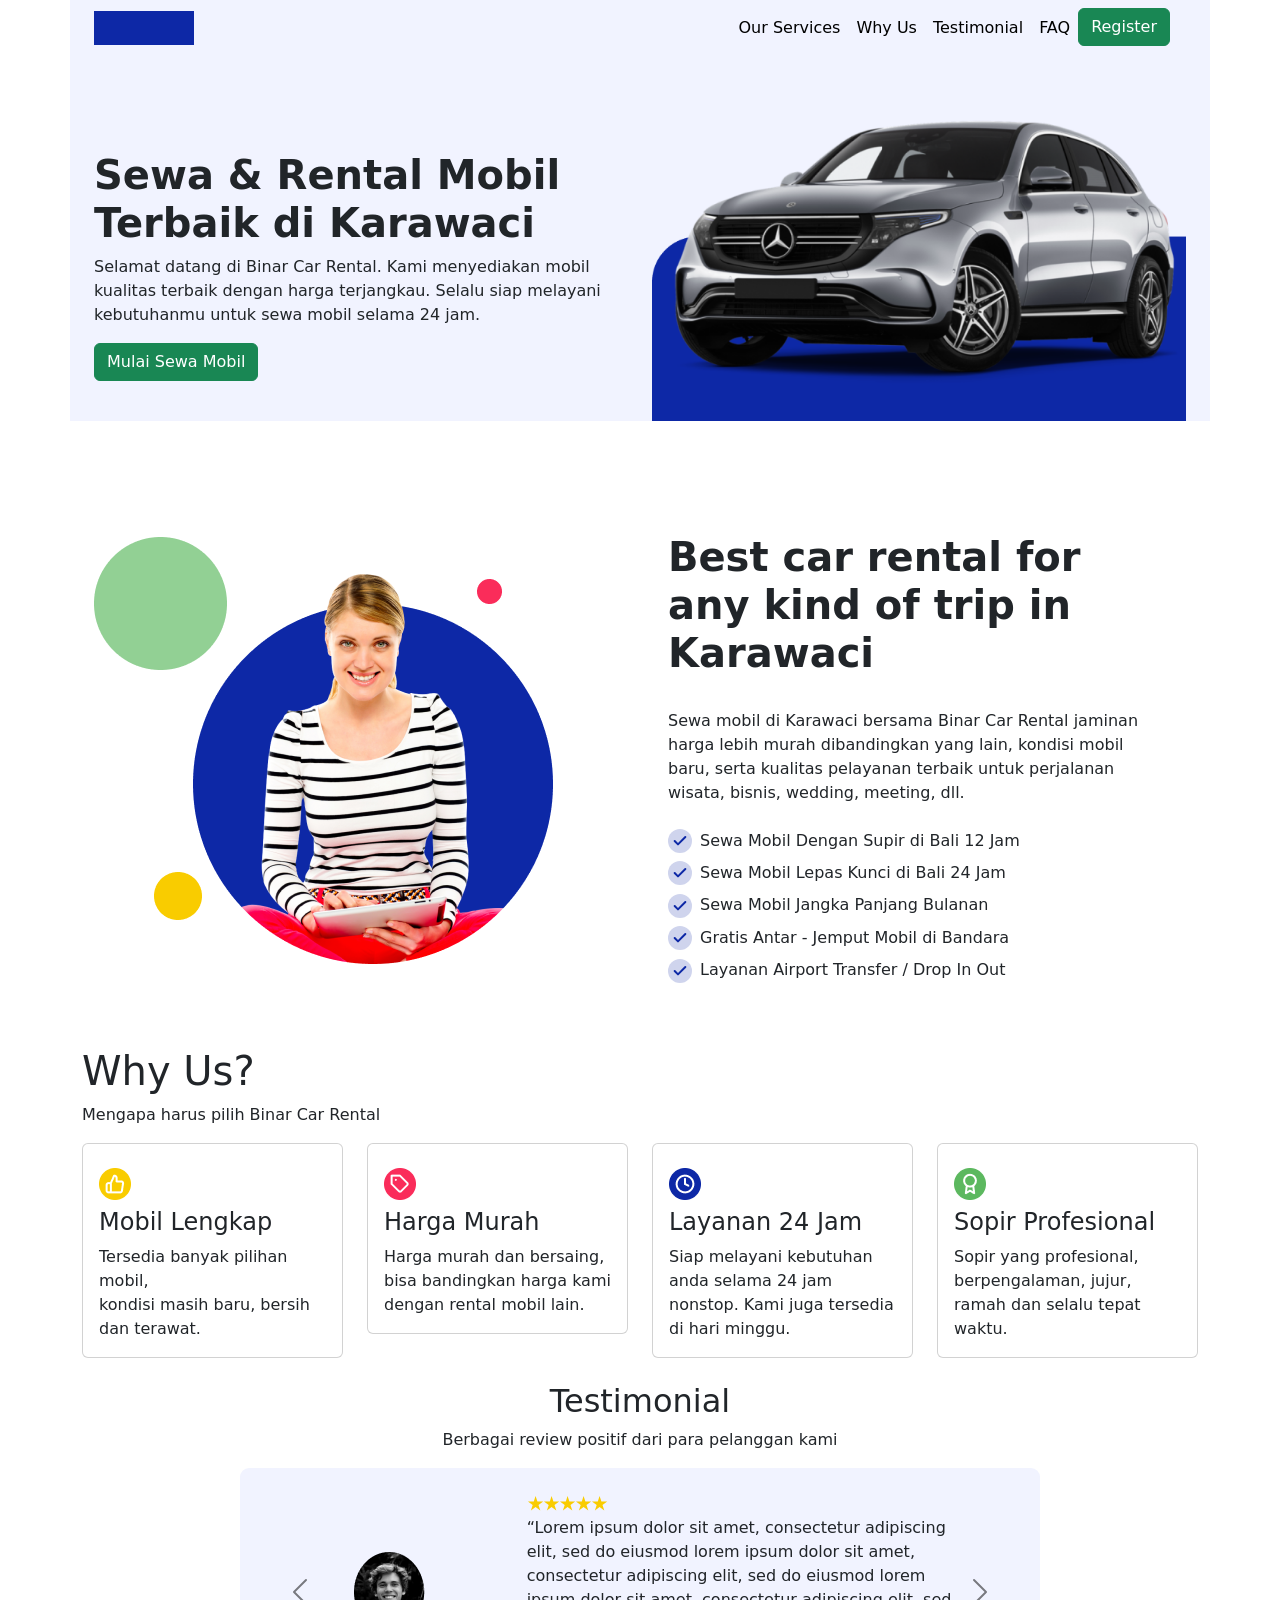
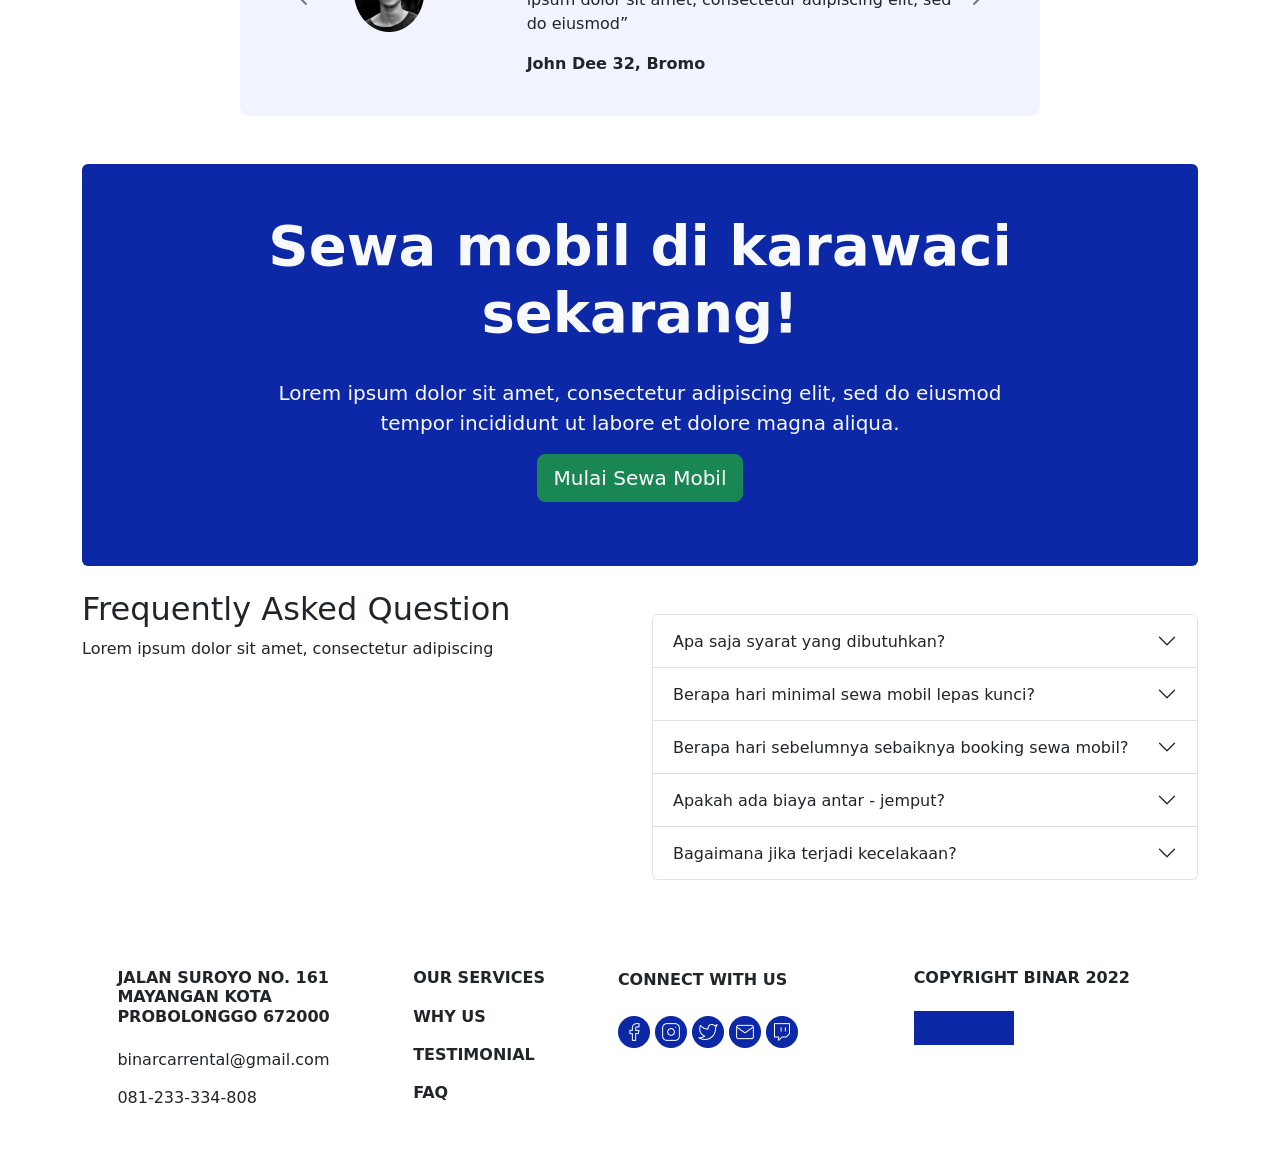
<file: public/index.html>
<!DOCTYPE html>
<html lang="en">

<head>
  <meta charset="UTF-8">
  <meta name="viewport" content="width=device-width, initial-scale=1.0">
  <title>Rental Mobil</title>
  <link rel="stylesheet" href="css/style.css">
  <link href="https://cdn.jsdelivr.net/npm/bootstrap@5.3.3/dist/css/bootstrap.min.css" rel="stylesheet"
    integrity="sha384-QWTKZyjpPEjISv5WaRU9OFeRpok6YctnYmDr5pNlyT2bRjXh0JMhjY6hW+ALEwIH" crossorigin="anonymous">
</head>

<body>
  <!--NavBar-->
  <section class="main">
    <div class="container" style="background-color: #f1f3ff;">
      <nav class="navbar navbar-expand-lg">
        <div class="container">
          <img src="images/Rectangle 74.png" alt="">
          <button class="navbar-toggler" type="button" data-bs-toggle="offcanvas" data-bs-target="#navbarOffcanvasLg"
            aria-controls="navbarOffcanvasLg" aria-label="Toggle navigation">
            <span class="navbar-toggler-icon"></span>
          </button>
          <div class="offcanvas offcanvas-end w-50" tabindex="-1" id="navbarOffcanvasLg"
            aria-labelledby="navbarOffcanvasLgLabel">
            <div class="offcanvas-body">
              <ul class="navbar-nav justify-content-end flex-grow-1 pe-3">
                <li class="nav-item">
                  <a class="nav-link active" aria-current="page" href="#service">Our Services</a>
                </li>
                <li class="nav-item">
                  <a class="nav-link active" aria-current="page" href="#why">Why Us</a>
                </li>
                <li class="nav-item">
                  <a class="nav-link active" aria-current="page" href="#testi">Testimonial</a>
                </li>
                <li class="nav-item">
                  <a class="nav-link active" aria-current="page" href="#faq">FAQ</a>
                </li>
                <li class="nav-item">
                  <button class="btn btn-success text-white">Register</button>
                </li>
              </ul>
            </div>
          </div>
        </div>
      </nav>
  </section>
  <!--NavBar End-->

  <!--Home-->
  <section class="main">
    <div class="container" style="background-color: #f1f3ff;">
      <div class="row align-items-center m-auto">
        <div class="col-md-6 pt-2 mt-5">
          <h1><b>Sewa & Rental Mobil Terbaik di Karawaci</b></h1>
          <p>Selamat datang di Binar Car Rental. Kami menyediakan mobil kualitas terbaik dengan harga terjangkau. Selalu
            siap melayani kebutuhanmu untuk sewa mobil selama 24 jam.</p>
          <a href="carimobil.html"><button href="carimobil.html" type="button" class="btn btn-mulai btn-success">Mulai Sewa Mobil</button></a>
        </div>
        <div class="col-md-6 pt-2 mt-5">
          <img src="images/img_car.png" alt="gambar mobil" class="img-fluid" />
        </div>
      </div>
    </div>
    </div>
  </section>
  <!--Home End-->

  <!--Our Service-->
  <section class="text-dark pt-5 text-start section-our" id="service">
    <div class="container px-4">
      <div class="row align-items-center">
        <div class="col-md-6 pt-3">
          <img class="img-fluid" src="images/img_service.png" alt="">
        </div>
        <div class="col-md-6 pt-5">
          <div class="p-3">
            <h1 class="fw-bold pb-2">Best car rental for any kind of trip in Karawaci</h1>
            <p class="mt-4">Sewa mobil di Karawaci bersama Binar Car Rental jaminan harga lebih murah
              dibandingkan yang lain, kondisi mobil baru, serta kualitas pelayanan terbaik untuk
              perjalanan wisata, bisnis, wedding, meeting, dll.</p>

            <ul class="list-unstyled">
              <li class="d-flex align-items-center pt-2">
                <svg width="24" height="24" viewBox="0 0 24 24" fill="none" xmlns="http://www.w3.org/2000/svg">
                  <circle cx="12" cy="12" r="12" fill="#CFD4ED" />
                  <path d="M17.3333 8L9.99996 15.3333L6.66663 12" stroke="#0D28A6" stroke-width="2"
                    stroke-linecap="round" stroke-linejoin="round" />
                </svg>
                <span class="ps-2">Sewa Mobil Dengan Supir di Bali 12 Jam</span>
              </li>

              </li>

              <li class="pt-2">
                <svg width="24" height="24" viewBox="0 0 24 24" fill="none" xmlns="http://www.w3.org/2000/svg">
                  <circle cx="12" cy="12" r="12" fill="#CFD4ED" />
                  <path d="M17.3333 8L9.99996 15.3333L6.66663 12" stroke="#0D28A6" stroke-width="2"
                    stroke-linecap="round" stroke-linejoin="round" />
                </svg><span class="ps-2">Sewa Mobil Lepas Kunci di Bali 24 Jam</span>
              </li>

              <li class="pt-2">
                <svg width="24" height="24" viewBox="0 0 24 24" fill="none" xmlns="http://www.w3.org/2000/svg">
                  <circle cx="12" cy="12" r="12" fill="#CFD4ED" />
                  <path d="M17.3333 8L9.99996 15.3333L6.66663 12" stroke="#0D28A6" stroke-width="2"
                    stroke-linecap="round" stroke-linejoin="round" />
                </svg><span class="ps-2">Sewa Mobil Jangka Panjang Bulanan</span>
              </li>

              <li class="pt-2">
                <svg width="24" height="24" viewBox="0 0 24 24" fill="none" xmlns="http://www.w3.org/2000/svg">
                  <circle cx="12" cy="12" r="12" fill="#CFD4ED" />
                  <path d="M17.3333 8L9.99996 15.3333L6.66663 12" stroke="#0D28A6" stroke-width="2"
                    stroke-linecap="round" stroke-linejoin="round" />
                </svg><span class="ps-2">Gratis Antar - Jemput Mobil di Bandara</span>
              </li>

              <li class="pt-2">
                <svg width="24" height="24" viewBox="0 0 24 24" fill="none" xmlns="http://www.w3.org/2000/svg">
                  <circle cx="12" cy="12" r="12" fill="#CFD4ED" />
                  <path d="M17.3333 8L9.99996 15.3333L6.66663 12" stroke="#0D28A6" stroke-width="2"
                    stroke-linecap="round" stroke-linejoin="round" />
                </svg><span class="ps-2">Layanan Airport Transfer / Drop In Out</span>
              </li>
            </ul>
          </div>
        </div>
      </div>
    </div>
  </section>
  <!--Our Service End-->

  <!--Card-->
  <div class="container" id="why">
    <div class="text1 pt-3 mt-3">
      <h1>Why Us?</h1>
      <p>Mengapa harus pilih Binar Car Rental</p>
    </div>
    <div class="card-container row">
      <div class="col-md-6 col-lg-3 mb-4">
        <div class="card">
          <div class="card-body">
            <div class="img my-2">
              <img src="images/icon_complete.png" alt="">
            </div>
            <h4 class="card-title">Mobil Lengkap</h4>
            <p class="card-text">Tersedia banyak pilihan mobil, <br>kondisi masih baru, bersih dan terawat.</p>
          </div>
        </div>
      </div>
      <div class="col-md-6 col-lg-3 mb-4">
        <div class="card">
          <div class="card-body">
            <div class="img my-2">
              <img src="images/icon_price.png" alt="">
            </div>
            <h4 class="card-title">Harga Murah</h4>
            <p class="card-text">Harga murah dan bersaing, bisa bandingkan harga kami dengan rental mobil lain.</p>
          </div>
        </div>
      </div>
      <div class="col-md-6 col-lg-3 mb-4">
        <div class="card">
          <div class="card-body">
            <div class="img my-2">
              <img src="images/icon_24hrs.png" alt="">
            </div>
            <h4 class="card-title">Layanan 24 Jam</h4>
            <p class="card-text">Siap melayani kebutuhan anda selama 24 jam nonstop. Kami juga tersedia di hari minggu.
            </p>
          </div>
        </div>
      </div>
      <div class="col-md-6 col-lg-3 mb-4">
        <div class="card">
          <div class="card-body">
            <div class="img my-2">
              <img src="images/icon_professional.png" alt="">
            </div>
            <h4 class="card-title">Sopir Profesional</h4>
            <p class="card-text">Sopir yang profesional, berpengalaman, jujur, ramah dan selalu tepat waktu.</p>
          </div>
        </div>
      </div>
    </div>
  </div>
  <!--Card End-->

  <!--Carousel-->
  <section class="container" id="testi">
    <div class="text-center">
      <h2>Testimonial</h2>
      <p>Berbagai review positif dari para pelanggan kami</p>
    </div>
    <div id="carouselExampleDark" class="container carousel carousel-dark slide" data-bs-ride="carousel"
      style="max-width: 800px; background-color: #F1F3FF; border-radius: 9px;">
      <div class="carousel-inner">
        <div class="carousel-item p-4 active">
          <div class="row">
            <div class="col-md-4 align-self-center text-center">
              <img src="images/img_photo.png" alt="people1">
            </div>
            <div class="col me-md-5">
              <img src="images/star5.svg" alt="">
              <p class="">“Lorem ipsum dolor sit amet, consectetur adipiscing elit, sed
                do
                eiusmod lorem ipsum dolor sit amet, consectetur adipiscing elit, sed do eiusmod
                lorem
                ipsum dolor sit amet, consectetur adipiscing elit, sed do eiusmod”</p>
              <p class="fw-bold">John Dee 32, Bromo</p>
            </div>
          </div>
        </div>
        <div class="carousel-item p-4">
          <div class="row">
            <div class="col-md-4 align-self-center text-center">
              <img src="images/img_photo.png" alt="people2">
            </div>
            <div class="col me-md-5">
              <img src="images/star4.svg" alt="">
              <p class="custom-paragraf">“Lorem ipsum dolor sit amet, consectetur adipiscing elit, sed
                do
                eiusmod lorem ipsum dolor sit amet, consectetur adipiscing elit, sed do eiusmod
                lorem
                ipsum dolor sit amet, consectetur adipiscing elit, sed do eiusmod”</p>
              <p class="fw-bold">John Cena 32, Amrik</p>
            </div>
          </div>
        </div>
        <div class="carousel-item p-4">
          <div class="row">
            <div class="col-md-4 align-self-center text-center">
              <img src="images/img_photo.png" alt="people3">
            </div>
            <div class="col col me-md-5">
              <img src="images/star3.svg" alt="">
              <p class="custom-paragraf">“Lorem ipsum dolor sit amet, consectetur adipiscing elit, sed
                do
                eiusmod lorem ipsum dolor sit amet, consectetur adipiscing elit, sed do eiusmod
                lorem
                ipsum dolor sit amet, consectetur adipiscing elit, sed do eiusmod”</p>
              <p class="fw-bold">John Lalap 32, Kidul</p>
            </div>
          </div>
        </div>
      </div>
      <button class="carousel-control-prev" type="button" data-bs-target="#carouselExampleDark" data-bs-slide="prev">
        <span class="carousel-control-prev-icon" aria-hidden="true"></span>
        <span class="visually-hidden">Previous</span>
      </button>
      <button class="carousel-control-next" type="button" data-bs-target="#carouselExampleDark" data-bs-slide="next">
        <span class="carousel-control-next-icon" aria-hidden="true"></span>
        <span class="visually-hidden">Next</span>
      </button>
    </div>
  </section>
  <!--Carousel End-->

  <!--Jumbotron-->
  <section class="main text-center ">
    <div class="container pt-5">
      <div class="jumbotron p-5 text-light rounded" style="background-color: #0D28A6;">
        <h1 class="display-4 fw-semibold">Sewa mobil di karawaci sekarang!</h1>
        <p class="lead pt-4 fw-light">Lorem ipsum dolor sit amet, consectetur adipiscing elit, sed do eiusmod <br>
          tempor incididunt ut labore et dolore magna aliqua. </p>
        <p class="lead">
          <a class="btn btn-success btn-lg" href="carimobil.html" role="button">Mulai Sewa Mobil</a>
        </p>
      </div>
    </div>
  </section>
  <!--Jumbotron End-->

  <!--Accordion-->
  <section class="container" id="faq">
    <div class="row">
      <div class="col-md-6 pt-4">
        <div class="text">
          <h2>Frequently Asked Question</h2>
          <p>Lorem ipsum dolor sit amet, consectetur adipiscing</p>
        </div>
      </div>

      <div class="col-md-6 pt-5">
        <div class="accordion" id="accordionExample">
          <div class="accordion-item">
            <h2 class="accordion-header" id="headingOne">
              <button class="accordion-button collapsed" type="button" data-bs-toggle="collapse"
                data-bs-target="#collapseOne" aria-expanded="true" aria-controls="collapseOne">
                Apa saja syarat yang dibutuhkan?
              </button>
            </h2>
            <div id="collapseOne" class="accordion-collapse collapse" aria-labelledby="headingOne"
              data-bs-parent="#accordionExample">
              <div class="accordion-body">
                Lorem ipsum dolor sit amet consectetur adipisicing elit. Inventore dolorem cupiditate sapiente
                accusamus laudantium veniam et totam nemo, quam expedita ullam, rem magni, animi esse nisi
                obcaecati repellendus minus aliquid.
              </div>
            </div>
          </div>

          <div class="accordion-item">
            <h2 class="accordion-header" id="headingTwo">
              <button class="accordion-button collapsed" type="button" data-bs-toggle="collapse"
                data-bs-target="#collapseTwo" aria-expanded="false" aria-controls="collapseTwo">
                Berapa hari minimal sewa mobil lepas kunci?
              </button>
            </h2>
            <div id="collapseTwo" class="accordion-collapse collapse" aria-labelledby="headingTwo"
              data-bs-parent="#accordionExample">
              <div class="accordion-body">
                Lorem, ipsum dolor sit amet consectetur adipisicing elit. Molestiae nam ullam laboriosam consequatur
                porro, cum voluptates? Incidunt repellendus at consequatur quibusdam ut, obcaecati aspernatur a deserunt
                rerum eveniet voluptatum deleniti!
              </div>
            </div>
          </div>
          <div class="accordion-item">
            <h2 class="accordion-header" id="headingThree">
              <button class="accordion-button collapsed" type="button" data-bs-toggle="collapse"
                data-bs-target="#collapseThree" aria-expanded="false" aria-controls="collapseThree">
                Berapa hari sebelumnya sebaiknya booking sewa mobil?
              </button>
            </h2>
            <div id="collapseThree" class="accordion-collapse collapse" aria-labelledby="headingThree"
              data-bs-parent="#accordionExample">
              <div class="accordion-body">
                Lorem ipsum dolor sit amet consectetur adipisicing elit. Animi sunt adipisci vitae hic laboriosam odio
                tempora fugit porro id. Inventore veritatis quas repellendus obcaecati accusamus quo impedit? Nam, iure
                doloribus.
              </div>
            </div>
          </div>
          <div class="accordion-item">
            <h2 class="accordion-header" id="headingThree">
              <button class="accordion-button collapsed" type="button" data-bs-toggle="collapse"
                data-bs-target="#collapseThree" aria-expanded="false" aria-controls="collapseThree">
                Apakah ada biaya antar - jemput?
              </button>
            </h2>
            <div id="collapseThree" class="accordion-collapse collapse" aria-labelledby="headingThree"
              data-bs-parent="#accordionExample">
              <div class="accordion-body">
                Lorem ipsum dolor sit amet consectetur adipisicing elit. Animi sunt adipisci vitae hic laboriosam odio
                tempora fugit porro id. Inventore veritatis quas repellendus obcaecati accusamus quo impedit? Nam, iure
                doloribus.
              </div>
            </div>
          </div>
          <div class="accordion-item">
            <h2 class="accordion-header" id="headingThree">
              <button class="accordion-button collapsed" type="button" data-bs-toggle="collapse"
                data-bs-target="#collapseThree" aria-expanded="false" aria-controls="collapseThree">
                Bagaimana jika terjadi kecelakaan?
              </button>
            </h2>
            <div id="collapseThree" class="accordion-collapse collapse" aria-labelledby="headingThree"
              data-bs-parent="#accordionExample">
              <div class="accordion-body">
                Lorem ipsum dolor sit amet consectetur adipisicing elit. Animi sunt adipisci vitae hic laboriosam odio
                tempora fugit porro id. Inventore veritatis quas repellendus obcaecati accusamus quo impedit? Nam, iure
                doloribus.
              </div>
            </div>

          </div>
        </div>
      </div>
  </section>
  <!--Accordion End-->

  <!--Footer-->

  <section class="container d-flex justify-content-center justify-content-lg-between p-4">
    <div class="container text-md-start mt-5">
      <div class="row mt-3">
        <div class="col-md-3 col-lg-4 col-xl-3 mx-auto mb-4">
          <h6 class="text-uppercase fw-bold mb-4">
            Jalan Suroyo No. 161 <br />
            Mayangan Kota <br />
            Probolonggo 672000
          </h6>
          <h6>
            <a href="#!" class="text-reset text-decoration-none">binarcarrental@gmail.com</a> <br> <br>
            <a href="#!" class="text-reset text-decoration-none">081-233-334-808</a>
          </h6>
        </div>

        <div class="col-md-2 col-lg-2 col-xl-2 mx-auto mb-4">
          <h6 class="text-uppercase fw-bold mb-4">
            <p>
              <a href="#service" class="text-reset text-decoration-none">Our Services</a> <br> <br>
              <a href="#why" class="text-reset text-decoration-none">Why Us</a> <br> <br>
              <a href="#testi" class="text-reset text-decoration-none">Testimonial</a> <br> <br>
              <a href="#faq" class="text-reset text-decoration-none">FAQ</a> <br>
            </p>
          </h6>
        </div>

        <div class="col-md-4 col-lg-3 col-xl-3 mx-auto mb-md-0 mb-4">
          <p class="text-uppercase fw-bold mb-4">Connect with us</p>
          <a href="#"><img src="images/icon_facebook.png" alt=""></a>
          <a href="#"><img src="images/icon_instagram.png" alt=""></a>
          <a href="#"><img src="images/icon_twitter.png" alt=""></a>
          <a href="#"><img src="images/icon_mail.png" alt=""></a>
          <a href="#"><img src="images/icon_twitch.png" alt=""></a>
        </div>


        <div class="col-md-4 col-lg-3 col-xl-3 mx-auto mb-md-0 mb-4">
          <h6 class="text-uppercase fw-bold mb-4">Copyright Binar 2022</h6>
          <img src="images/Rectangle 74.png" alt="">
        </div>
      </div>
    </div>
  </section>
  <!--Footer End-->
  <script src="https://cdn.jsdelivr.net/npm/bootstrap@5.3.3/dist/js/bootstrap.bundle.min.js"
  integrity="sha384-YvpcrYf0tY3lHB60NNkmXc5s9fDVZLESaAA55NDzOxhy9GkcIdslK1eN7N6jIeHz" crossorigin="anonymous"></script>
</body>
</html>
</file>
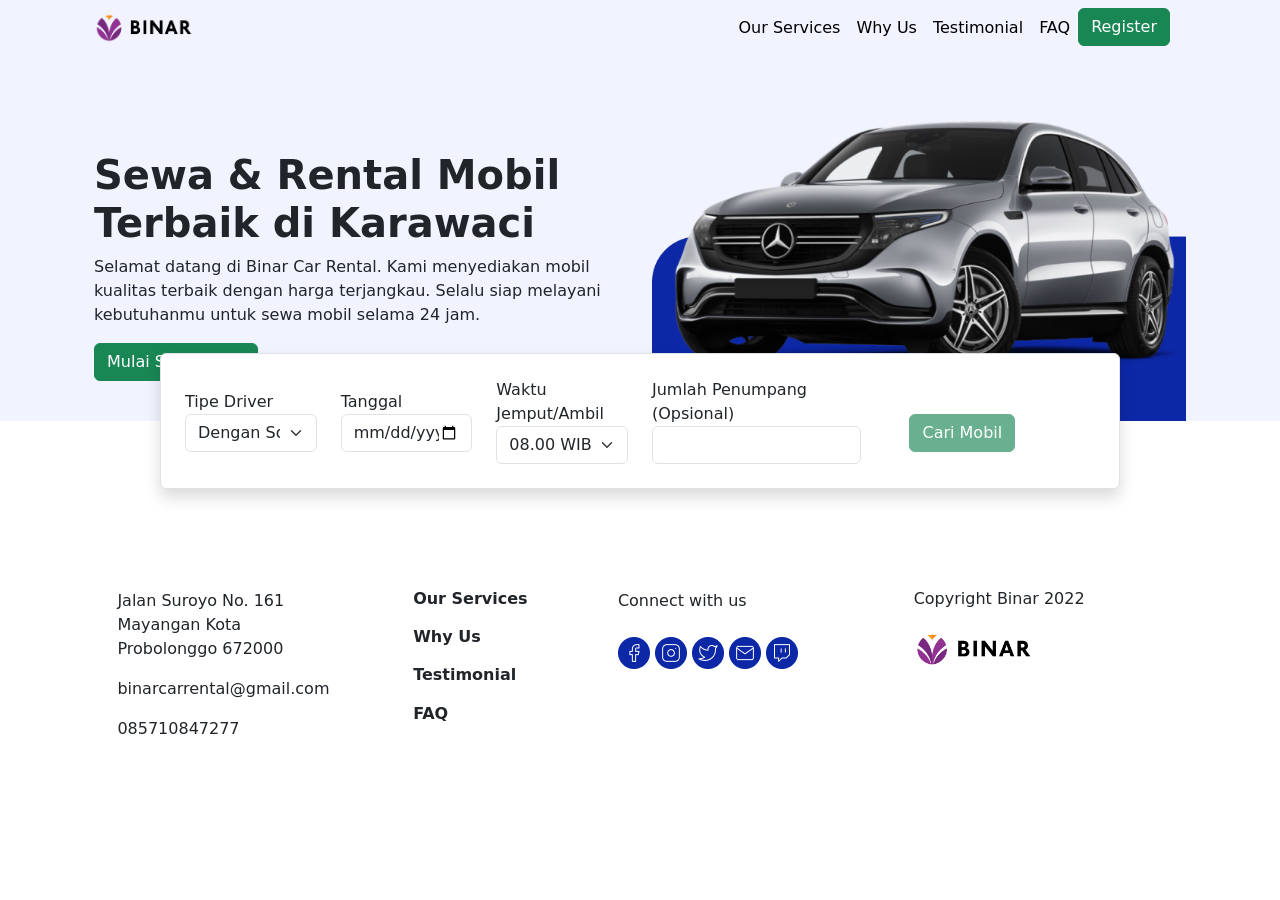
<file: public/carimobil.html>
<!DOCTYPE html>
<html lang="en">
  <head>
    <meta charset="UTF-8" />
    <meta name="viewport" content="width=device-width, initial-scale=1.0" />
    <title>Rental Mobil</title>
    <link rel="stylesheet" href="css/style.css" />
    <link href="https://cdn.jsdelivr.net/npm/bootstrap@5.3.3/dist/css/bootstrap.min.css" rel="stylesheet" integrity="sha384-QWTKZyjpPEjISv5WaRU9OFeRpok6YctnYmDr5pNlyT2bRjXh0JMhjY6hW+ALEwIH" crossorigin="anonymous" />
  </head>

  <body>
    <!--NavBar-->
    <section class="main" style="background-color: #f1f3ff">
      <div class="container">
        <nav class="navbar navbar-expand-lg">
          <div class="container">
            <img src="images/logo.png" width="100" alt="" />
            <button class="navbar-toggler" type="button" data-bs-toggle="offcanvas" data-bs-target="#navbarOffcanvasLg" aria-controls="navbarOffcanvasLg" aria-label="Toggle navigation">
              <span class="navbar-toggler-icon"></span>
            </button>
            <div class="offcanvas offcanvas-end w-50" tabindex="-1" id="navbarOffcanvasLg" aria-labelledby="navbarOffcanvasLgLabel">
              <div class="offcanvas-body">
                <ul class="navbar-nav justify-content-end flex-grow-1 pe-3">
                  <li class="nav-item">
                    <a class="nav-link active" aria-current="page" href="#service">Our Services</a>
                  </li>
                  <li class="nav-item">
                    <a class="nav-link active" aria-current="page" href="#why">Why Us</a>
                  </li>
                  <li class="nav-item">
                    <a class="nav-link active" aria-current="page" href="#testi">Testimonial</a>
                  </li>
                  <li class="nav-item">
                    <a class="nav-link active" aria-current="page" href="#faq">FAQ</a>
                  </li>
                  <li class="nav-item">
                    <button class="btn btn-success text-white">Register</button>
                  </li>
                </ul>
              </div>
            </div>
          </div>
        </nav>
      </div>
    </section>
    <!--NavBar End-->

    <!--Home-->
    <section class="main" style="background-color: #f1f3ff">
      <div class="container">
        <div class="row align-items-center m-auto">
          <div class="col-md-6 pt-2 mt-5">
            <h1><b>Sewa & Rental Mobil Terbaik di Karawaci</b></h1>
            <p>Selamat datang di Binar Car Rental. Kami menyediakan mobil kualitas terbaik dengan harga terjangkau. Selalu siap melayani kebutuhanmu untuk sewa mobil selama 24 jam.</p>
            <button type="button" class="btn btn-mulai btn-success">Mulai Sewa Mobil</button>
          </div>
          <div class="col-md-6 pt-2 mt-5">
            <img src="images/img_car.png" alt="gambar mobil" class="img-fluid" />
          </div>
        </div>
      </div>
    </section>
    <!--Home End-->

    <!-- Search -->
    <section id="sort">
      <div class="container p-4 border rounded shadow sectionSearch w-75">
        <div>
          <div class="row align-items-center">
            <div class="col-md-2">
              <label for="drive">Tipe Driver</label>
              <select class="form-select" id="type">
                <option value="">Dengan Sopir</option>
                <option value="">Tanpa Sopir (Lepas Kunci)</option>
              </select>
            </div>
            <div class="col-md-2">
              <label for="">Tanggal</label>
              <input class="form-control" type="date" />
            </div>
            <div class="col-md-2">
              <label for="drive">Waktu Jemput/Ambil</label>
              <select class="form-select" id="type">
                <option value="">08.00 WIB</option>
                <option value="">09.00 WIB</option>
                <option value="">10.00 WIB</option>
                <option value="">11.00 WIB</option>
                <option value="">12.00 WIB</option>
              </select>
            </div>
            <div class="col-md-3">
              <label for="">Jumlah Penumpang (Opsional)</label>
              <input class="form-control" type="number" min="0" id="Penumpang" onchange="isValueExist()" />
            </div>
            <div class="col-md-2 mt-4 ms-4">
              <button class="btn btn-success" onclick="filteredCars()" id="btn-cari" disabled="true">Cari Mobil</button>
            </div>
          </div>
        </div>
      </div>
    </section>
    <!-- Search Akhir -->

    <!-- Card -->
    <div class="container">
      <div class="row my-md-0 my-5" id="cars-container"></div>
    </div>
    <!-- Card Akhir -->

    <!--Footer-->
    <section class="container d-flex justify-content-center justify-content-lg-between p-4">
      <div class="container text-md-start mt-2">
        <div class="row">
          <div class="col-md-3 col-lg-4 col-xl-3 mx-auto mb-4">
            <p>
              Jalan Suroyo No. 161 Mayangan Kota <br />
              Probolonggo 672000
            </p>
            <p>binarcarrental@gmail.com</p>
            <p>085710847277</p>
          </div>

          <div class="col-md-2 col-lg-2 col-xl-2 mx-auto mb-4">
            <h6 class="fw-bold mb-4">
              <p>
                <a href="#service" class="text-reset text-decoration-none">Our Services</a> <br />
                <br />
                <a href="#why" class="text-reset text-decoration-none">Why Us</a> <br />
                <br />
                <a href="#testi" class="text-reset text-decoration-none">Testimonial</a> <br />
                <br />
                <a href="#faq" class="text-reset text-decoration-none">FAQ</a> <br />
              </p>
            </h6>
          </div>

          <div class="col-md-4 col-lg-3 col-xl-3 mx-auto mb-md-0 mb-4">
            <p class="mb-4">Connect with us</p>
            <a href="#"><img src="images/icon_facebook.png" alt="" /></a>
            <a href="#"><img src="images/icon_instagram.png" alt="" /></a>
            <a href="#"><img src="images/icon_twitter.png" alt="" /></a>
            <a href="#"><img src="images/icon_mail.png" alt="" /></a>
            <a href="#"><img src="images/icon_twitch.png" alt="" /></a>
          </div>

          <div class="col-md-4 col-lg-3 col-xl-3 mx-auto mb-md-0 mb-4">
            <h6 class="mb-4">Copyright Binar 2022</h6>
            <img src="images/logo.png" width="120" alt="" />
          </div>
        </div>
      </div>
    </section>
    <!--Footer End-->

    <script type="text/javascript" src="./scripts/binar.js"></script>
    <script type="text/javascript" src="./scripts/app.example.js"></script>
    <script type="text/javascript" src="./scripts/car.example.js"></script>
    <script type="text/javascript" src="./scripts/main.example.js"></script>

    <script src="https://cdn.jsdelivr.net/npm/bootstrap@5.3.3/dist/js/bootstrap.bundle.min.js" integrity="sha384-YvpcrYf0tY3lHB60NNkmXc5s9fDVZLESaAA55NDzOxhy9GkcIdslK1eN7N6jIeHz" crossorigin="anonymous"></script>
  </body>
</html>
</file>
<file: public/css/style.css>
.navbar-nav {
    margin-left: auto;
  }
  ul {
    list-style: none; 
}

li::before {
    content: none; 
}

.sectionSearch{
  background-color: white;
  position: relative;
  transform: translateY(-50%)
}
@media (max-width:600px){
  .sectionSearch {
    margin-top: 20px;
    transform: translateY(0);
  }
}
@media (max-width:1024px){
  .sectionSearch {
    transform: translateY(0);
    margin-bottom: 40px;
  }
}
</file>
